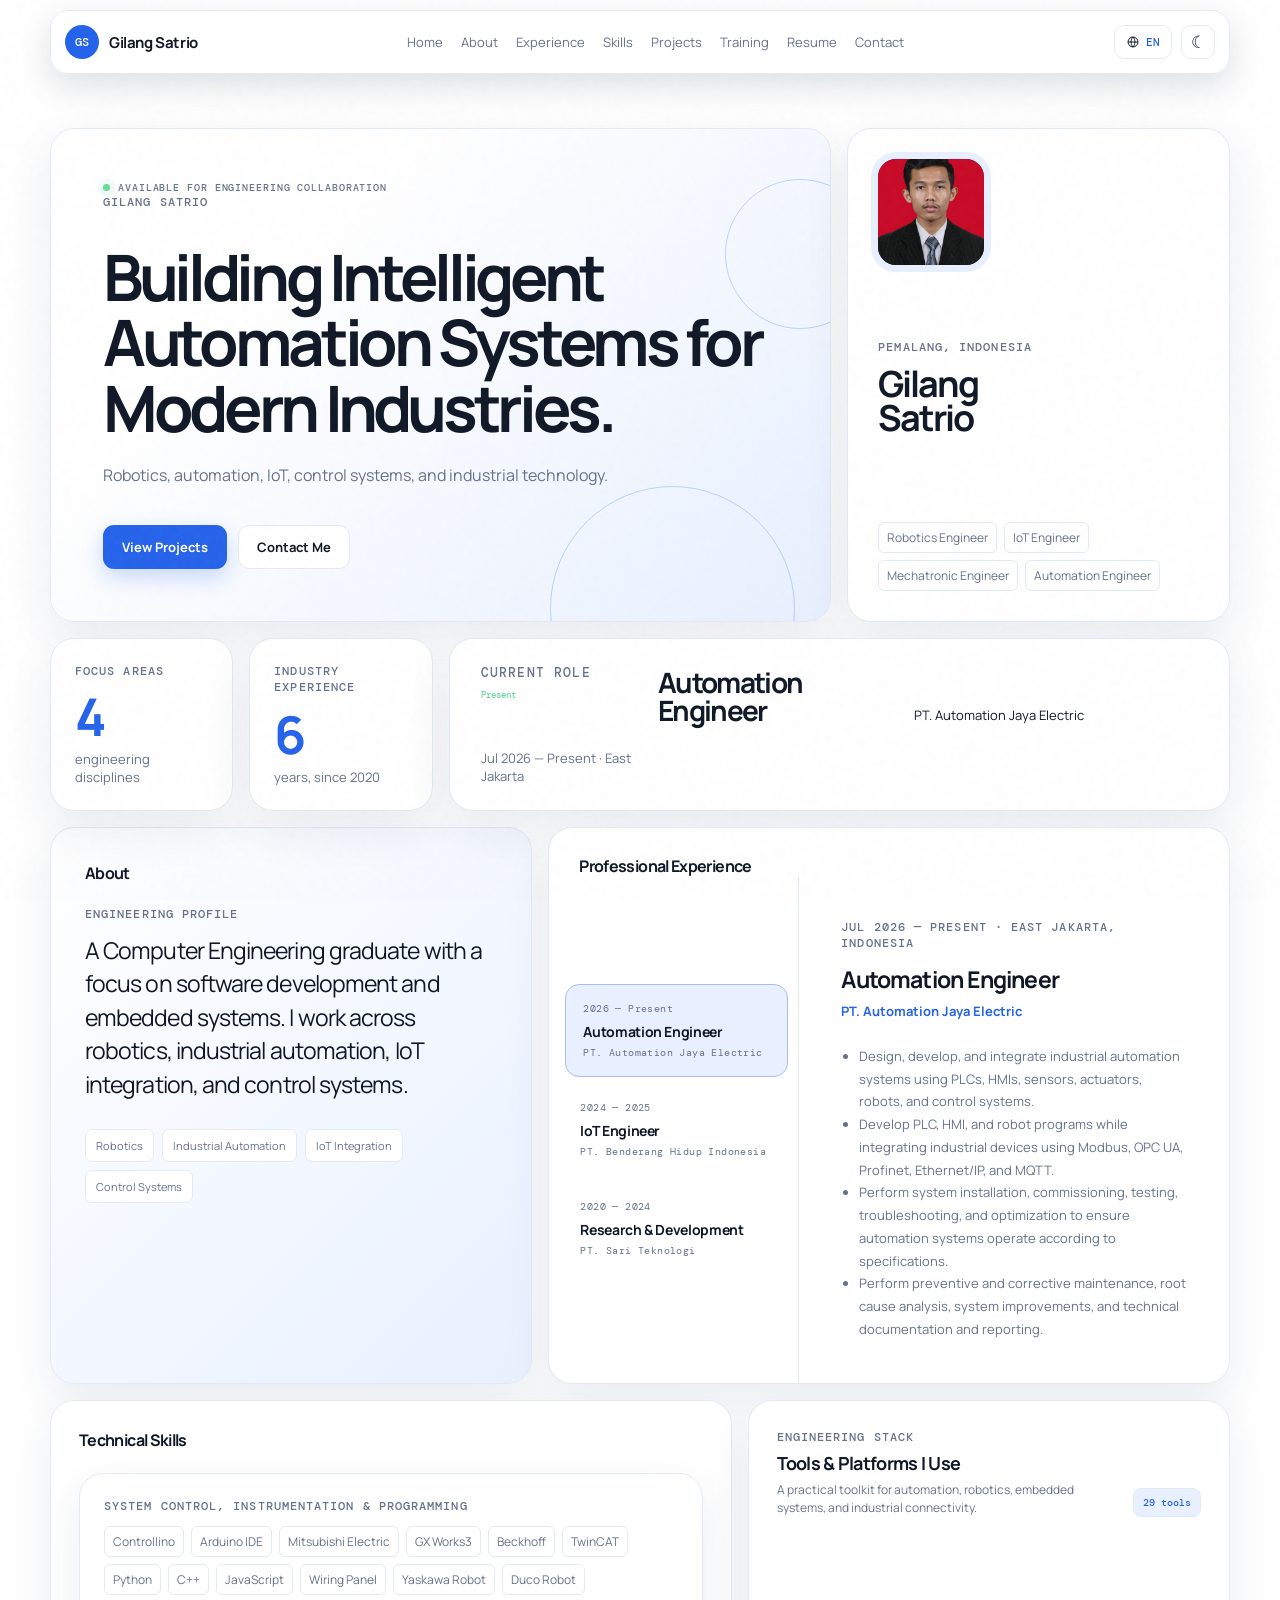
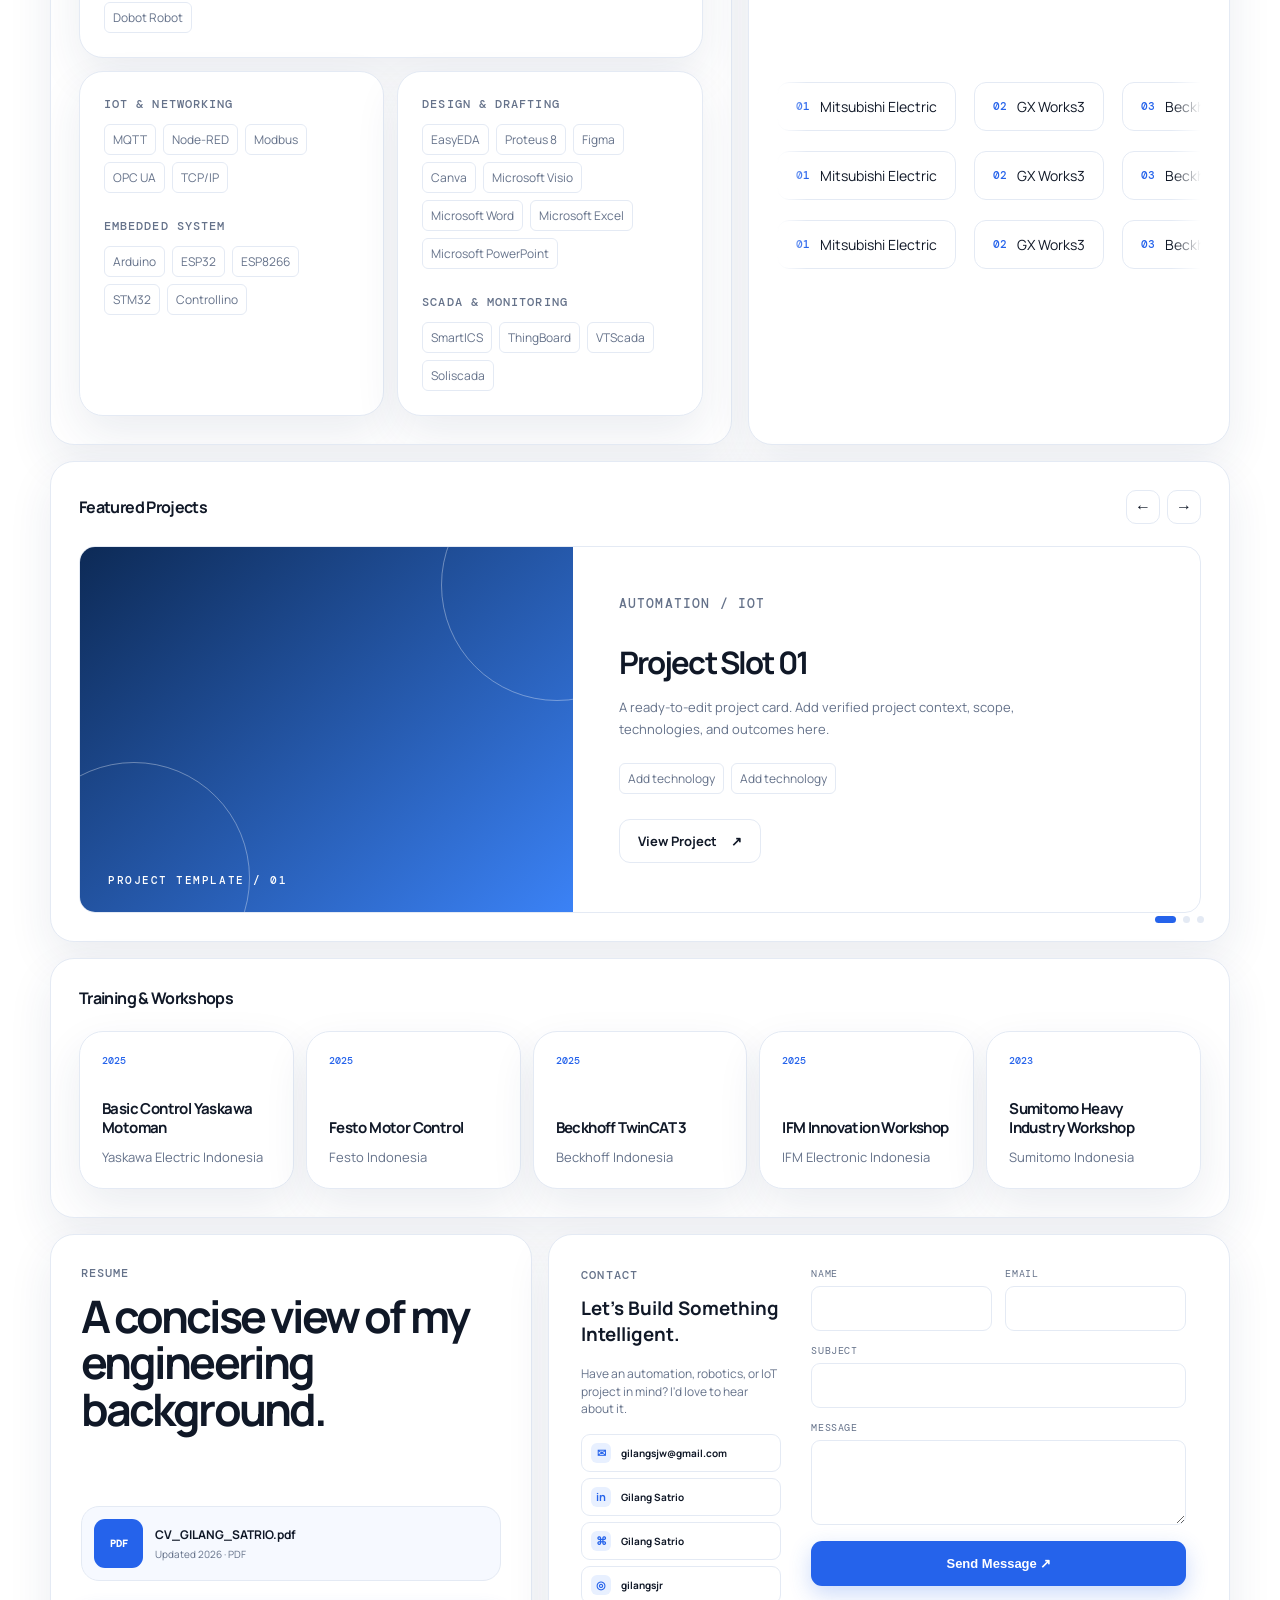
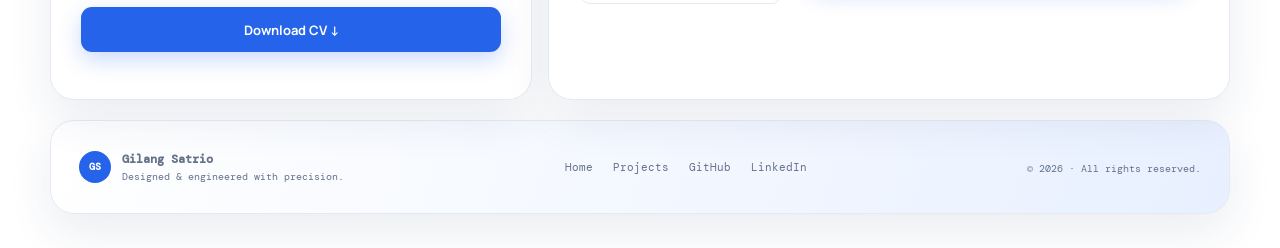
<file: index.html>
<!doctype html>
<html lang="en" data-theme="dark">

<head>
  <meta charset="UTF-8" />
  <meta name="viewport" content="width=device-width, initial-scale=1.0" />
  <meta name="description" content="Gilang Satrio — Robotics, IoT, Mechatronics and Automation Engineer." />
  <title>Gilang Satrio — Automation Engineer</title>
  <link rel="preconnect" href="https://fonts.googleapis.com">
  <link rel="preconnect" href="https://fonts.gstatic.com" crossorigin>
  <link
    href="https://fonts.googleapis.com/css2?family=DM+Mono:wght@400;500&family=Manrope:wght@400;500;600;700;800&display=swap"
    rel="stylesheet">
  <link rel="stylesheet" href="styles.css" />
  <link rel="stylesheet" href="about.css" />
  <link rel="stylesheet" href="interactions.css" />
</head>

<body>
  <div class="noise"></div>
  <header class="nav-wrap">
    <nav class="nav container" aria-label="Primary navigation">
      <a href="#home" class="brand"><span>GS</span><strong>Gilang Satrio</strong></a>
      <button class="menu-toggle" aria-label="Open navigation" aria-expanded="false"><i></i><i></i></button>
      <div class="nav-links" id="navLinks">
        <a href="#home" data-i18n="nav.home">Home</a><a href="#about" data-i18n="nav.about">About</a><a
          href="#experience" data-i18n="nav.experience">Experience</a><a href="#skills"
          data-i18n="nav.skills">Skills</a><a href="#projects" data-i18n="nav.projects">Projects</a><a href="#training"
          data-i18n="nav.training">Training</a><a href="#resume" data-i18n="nav.resume">Resume</a><a href="#contact"
          data-i18n="nav.contact">Contact</a>
      </div>
      <div class="nav-actions">
        <button class="lang-toggle" aria-label="Switch language" title="Switch language"><svg viewBox="0 0 24 24"
            aria-hidden="true">
            <circle cx="12" cy="12" r="8.5" />
            <path
              d="M3.5 12h17M12 3.5c2.2 2.3 3.3 5.1 3.3 8.5S14.2 18.2 12 20.5C9.8 18.2 8.7 15.4 8.7 12S9.8 5.8 12 3.5" />
          </svg><span class="active">EN</span></button>
        <button class="theme-toggle" aria-label="Toggle color theme"><span class="sun">☼</span><span
            class="moon">☾</span></button>
      </div>
    </nav>
  </header>

  <main class="container" id="home">
    <section class="bento intro-grid" aria-label="Introduction">
      <article class="card hero reveal">
        <div class="eyebrow"><span class="pulse"></span><span data-i18n="hero.available">Available for engineering
            collaboration</span></div>
        <p class="mono">GILANG SATRIO</p>
        <h1 data-i18n="hero.title">Building Intelligent Automation Systems for Modern Industries.</h1>
        <p class="lede" data-i18n="hero.description">Robotics, automation, IoT, control systems, and industrial
          technology.</p>
        <div class="hero-actions"><a class="button primary" href="#projects" data-i18n="hero.projects">View Projects
            <span>↗</span></a><a class="button ghost" href="mailto:gilangsjw@gmail.com" data-i18n="hero.contact">Contact
            Me</a></div>
        <div class="circuit circuit-one"></div>
        <div class="circuit circuit-two"></div>
      </article>
      <article class="card profile-card reveal">
        <div class="profile-photo"><img src="assets/gilang-satrio.jpg" alt="Gilang Satrio"
            onerror="this.style.display='none'"><span aria-label="Gilang Satrio initials">GS</span></div>
        <div>
          <p class="mono" data-i18n="profile.location">PEMALANG, INDONESIA</p>
          <h2>Gilang<br>Satrio</h2>
        </div>
        <div class="role-list"><span>Robotics Engineer</span><span>IoT Engineer</span><span>Mechatronic
            Engineer</span><span>Automation Engineer</span></div>
      </article>
      <article class="card metric reveal">
        <p class="mono" data-i18n="metrics.focus">FOCUS AREAS</p><strong data-count="4">0</strong><span
          data-i18n="metrics.disciplines">engineering disciplines</span>
      </article>
      <article class="card metric reveal">
        <p class="mono" data-i18n="metrics.experience">INDUSTRY EXPERIENCE</p><strong data-count="6">0</strong><span
          data-i18n="metrics.years">years, since 2020</span>
      </article>
      <article class="card experience-snap reveal">
        <div>
          <p class="mono" data-i18n="experience.now">CURRENT ROLE</p><span class="status"
            data-i18n="experience.present">PRESENT</span>
        </div>
        <h3>Automation<br>Engineer</h3>
        <p>PT. Automation Jaya Electric</p><small data-i18n="experience.currentPeriod">Jul 2026 — Present · East
          Jakarta</small>
      </article>
    </section>

    <div class="portfolio-bento">
      <section class="section about-section reveal" id="about">
        <div class="about-container">
          <div class="section-label">
            <h2 data-i18n="about.kicker">About</h2>
          </div>
          <p class="mono" data-i18n="about.label">ENGINEERING PROFILE</p>
          <div class="about-copy">
            <p data-i18n="about.copy">A Computer Engineering graduate with a focus on software development and embedded
              systems. I work across robotics, industrial automation, IoT integration, and control systems.</p>
          </div>
          <div class="about-specialties"><span>Robotics</span><span>Industrial Automation</span><span>IoT
              Integration</span><span>Control Systems</span></div>
        </div>
      </section>

      <section class="section" id="experience">
        <div class="experience-panel card reveal">
          <div class="section-label">
            <h2 data-i18n="experience.title">Professional Experience</h2>
          </div>
          <div class="experience-list" role="tablist" aria-label="Professional experience">
            <button class="experience-option active" role="tab" aria-selected="true"
              data-experience="current"><span>2026 — Present</span><strong>Automation Engineer</strong><small>PT.
                Automation Jaya Electric</small></button>
            <button class="experience-option" role="tab" aria-selected="false" data-experience="iot"><span>2024 —
                2025</span><strong>IoT Engineer</strong><small>PT. Benderang Hidup Indonesia</small></button>
            <button class="experience-option" role="tab" aria-selected="false" data-experience="rnd"><span>2020 —
                2024</span><strong>Research &amp; Development</strong><small>PT. Sari Teknologi</small></button>
          </div>
          <article class="experience-detail" id="experienceDetail" aria-live="polite"></article>
        </div>
      </section>

      <section class="section" id="skills">
        <div class="skills-section card reveal">
          <div class="section-label">
            <h2 data-i18n="skills.title">Technical Skills</h2>
          </div>
          <div class="skills-grid">
            <article class="card skill-card reveal">
              <p class="mono" data-i18n="skills.control">SYSTEM CONTROL, INSTRUMENTATION &amp; PROGRAMMING</p>
              <div class="tags"><span>Controllino</span><span>Arduino IDE</span><span>Mitsubishi Electric</span><span>GX
                  Works3</span><span>Beckhoff</span><span>TwinCAT</span><span>Python</span><span>C++</span><span>JavaScript</span><span>Wiring
                  Panel</span><span>Yaskawa Robot</span><span>Duco Robot</span><span>Dobot Robot</span></div>
            </article>
            <article class="card skill-card reveal">
              <p class="mono" data-i18n="skills.iot">IoT &amp; Networking</p>
              <div class="tags"><span>MQTT</span><span>Node-RED</span><span>Modbus</span><span>OPC
                  UA</span><span>TCP/IP</span></div>
              <p class="mono second" data-i18n="skills.embedded">Embedded System</p>
              <div class="tags">
                <span>Arduino</span><span>ESP32</span><span>ESP8266</span><span>STM32</span><span>Controllino</span>
              </div>
            </article>
            <article class="card skill-card reveal">
              <p class="mono" data-i18n="skills.design">Design &amp; Drafting</p>
              <div class="tags"><span>EasyEDA</span><span>Proteus
                  8</span><span>Figma</span><span>Canva</span><span>Microsoft Visio</span><span>Microsoft
                  Word</span><span>Microsoft Excel</span><span>Microsoft PowerPoint</span></div>
              <p class="mono second" data-i18n="skills.scada">SCADA &amp; Monitoring</p>
              <div class="tags"><span>SmartICS</span><span>ThingBoard</span><span>VTScada</span><span>Soliscada</span>
              </div>
            </article>
          </div>
        </div>
      </section>

      <section class="tools-section card reveal" aria-label="Tools I use">
        <div class="tools-heading">
          <div>
            <p class="mono">ENGINEERING STACK</p>
            <h2 data-i18n="tools.title">Tools I Use</h2>
            <p data-i18n="tools.description">Industrial automation, IoT, embedded systems, and technical design tools.
            </p>
          </div>
          <span class="tool-count">29 tools</span>
        </div>
        <div class="marquee-mask">
          <div class="marquee" id="marquee"></div>
        </div>
      </section>

      <section class="section projects" id="projects">
        <div class="projects-section card reveal">
          <div class="section-label">
            <h2 data-i18n="projects.title">Featured Projects</h2>
            <div class="carousel-controls"><button id="prev" aria-label="Previous project">←</button><button id="next"
                aria-label="Next project">→</button></div>
          </div>
          <div class="carousel" id="carousel" tabindex="0">
            <div class="carousel-track" id="carouselTrack"></div>
            <div class="dots" id="dots" aria-label="Project navigation"></div>
          </div>
        </div>
      </section>

      <section class="section" id="training">
        <div class="training-section card reveal">
          <div class="section-label">
            <h2 data-i18n="training.title">Training &amp; Workshops</h2>
          </div>
          <div class="training-grid">
            <article class="card training reveal"><span>2025</span>
              <h3>Basic Control Yaskawa Motoman</h3>
              <p>Yaskawa Electric Indonesia</p>
            </article>
            <article class="card training reveal"><span>2025</span>
              <h3>Festo Motor Control</h3>
              <p>Festo Indonesia</p>
            </article>
            <article class="card training reveal"><span>2025</span>
              <h3>Beckhoff TwinCAT 3</h3>
              <p>Beckhoff Indonesia</p>
            </article>
            <article class="card training reveal"><span>2025</span>
              <h3>IFM Innovation Workshop</h3>
              <p>IFM Electronic Indonesia</p>
            </article>
            <article class="card training reveal"><span>2023</span>
              <h3>Sumitomo Heavy Industry Workshop</h3>
              <p>Sumitomo Indonesia</p>
            </article>
          </div>
        </div>
      </section>

      <section class="section resume card reveal" id="resume">
        <div>
          <p class="mono"><span data-i18n="resume.title">RESUME</span></p>
          <h2 data-i18n="resume.heading">A concise view of my engineering background.</h2>
        </div>
        <div class="resume-action">
          <div class="resume-file"><b>PDF</b>
            <div><strong>CV_GILANG_SATRIO.pdf</strong><small>Updated 2026 · PDF</small></div>
          </div><a class="button primary"
            href="https://drive.google.com/file/d/1hpUSvkZqA4kqoknRFxbkbucQUGLpiMPr/view?usp=drive_link" download
            data-i18n="resume.download">Download Resume <span>↓</span></a>
        </div>
      </section>

      <section class="contact card reveal" id="contact">
        <div class="contact-copy">
          <p class="mono">CONTACT</p>
          <h3 data-i18n="contact.title">Let's Build Something Intelligent.</h3>
          <p class="contact-intro">Have an automation, robotics, or IoT project in mind? I'd love to hear about it.</p>
          <div class="contact-links"><a href="mailto:gilangsjw@gmail.com"
              aria-label="Email Gilang Satrio"><b>✉</b><span>gilangsjw@gmail.com</span></a><a
              href="https://www.linkedin.com/in/gilang-satrio" target="_blank" rel="noreferrer"
              aria-label="LinkedIn Gilang Satrio"><b>in</b><span>Gilang Satrio</span></a><a
              href="https://github.com/GilangSatrio" target="_blank" rel="noreferrer"
              aria-label="GitHub Gilang Satrio"><b>⌘</b><span>Gilang Satrio</span></a><a
              href="https://www.instagram.com/gilangsjr/" target="_blank" rel="noreferrer"
              aria-label="Instagram Gilang Satrio"><b>◎</b><span>gilangsjr</span></a>
          </div>
        </div>
        <form id="contactForm"><label><span data-i18n="form.name">Name</span><input required name="name"
              type="text" /></label><label><span data-i18n="form.email">Email</span><input required name="email"
              type="email" /></label><label><span data-i18n="form.subject">Subject</span><input required name="subject"
              type="text" /></label><label><span data-i18n="form.message">Message</span><textarea required
              name="message" rows="3"></textarea></label><button class="button primary" type="submit"
            data-i18n="form.send">Send Message <span>→</span></button>
          <p class="form-status" aria-live="polite"></p>
        </form>
      </section>
    </div>
  </main>
  <footer class="container">
    <div class="footer-card">
      <div class="footer-brand"><b>GS</b><span><strong>Gilang Satrio</strong><small>Designed &amp; engineered with
            precision.</small></span></div>
      <div class="footer-links"><a href="#home">Home</a><a href="#projects">Projects</a><a
          href="https://github.com/GilangSatrio" target="_blank" rel="noreferrer">GitHub</a><a
          href="https://www.linkedin.com/in/gilang-satrio" target="_blank" rel="noreferrer">LinkedIn</a></div><small>©
        <span id="year"></span> · All rights reserved.</small>
    </div>
  </footer>
  <script src="app.js"></script>
  <script src="nav.js"></script>
  <script src="experience.js"></script>
  <script src="contact-form.js"></script>
</body>

</html>
</file>
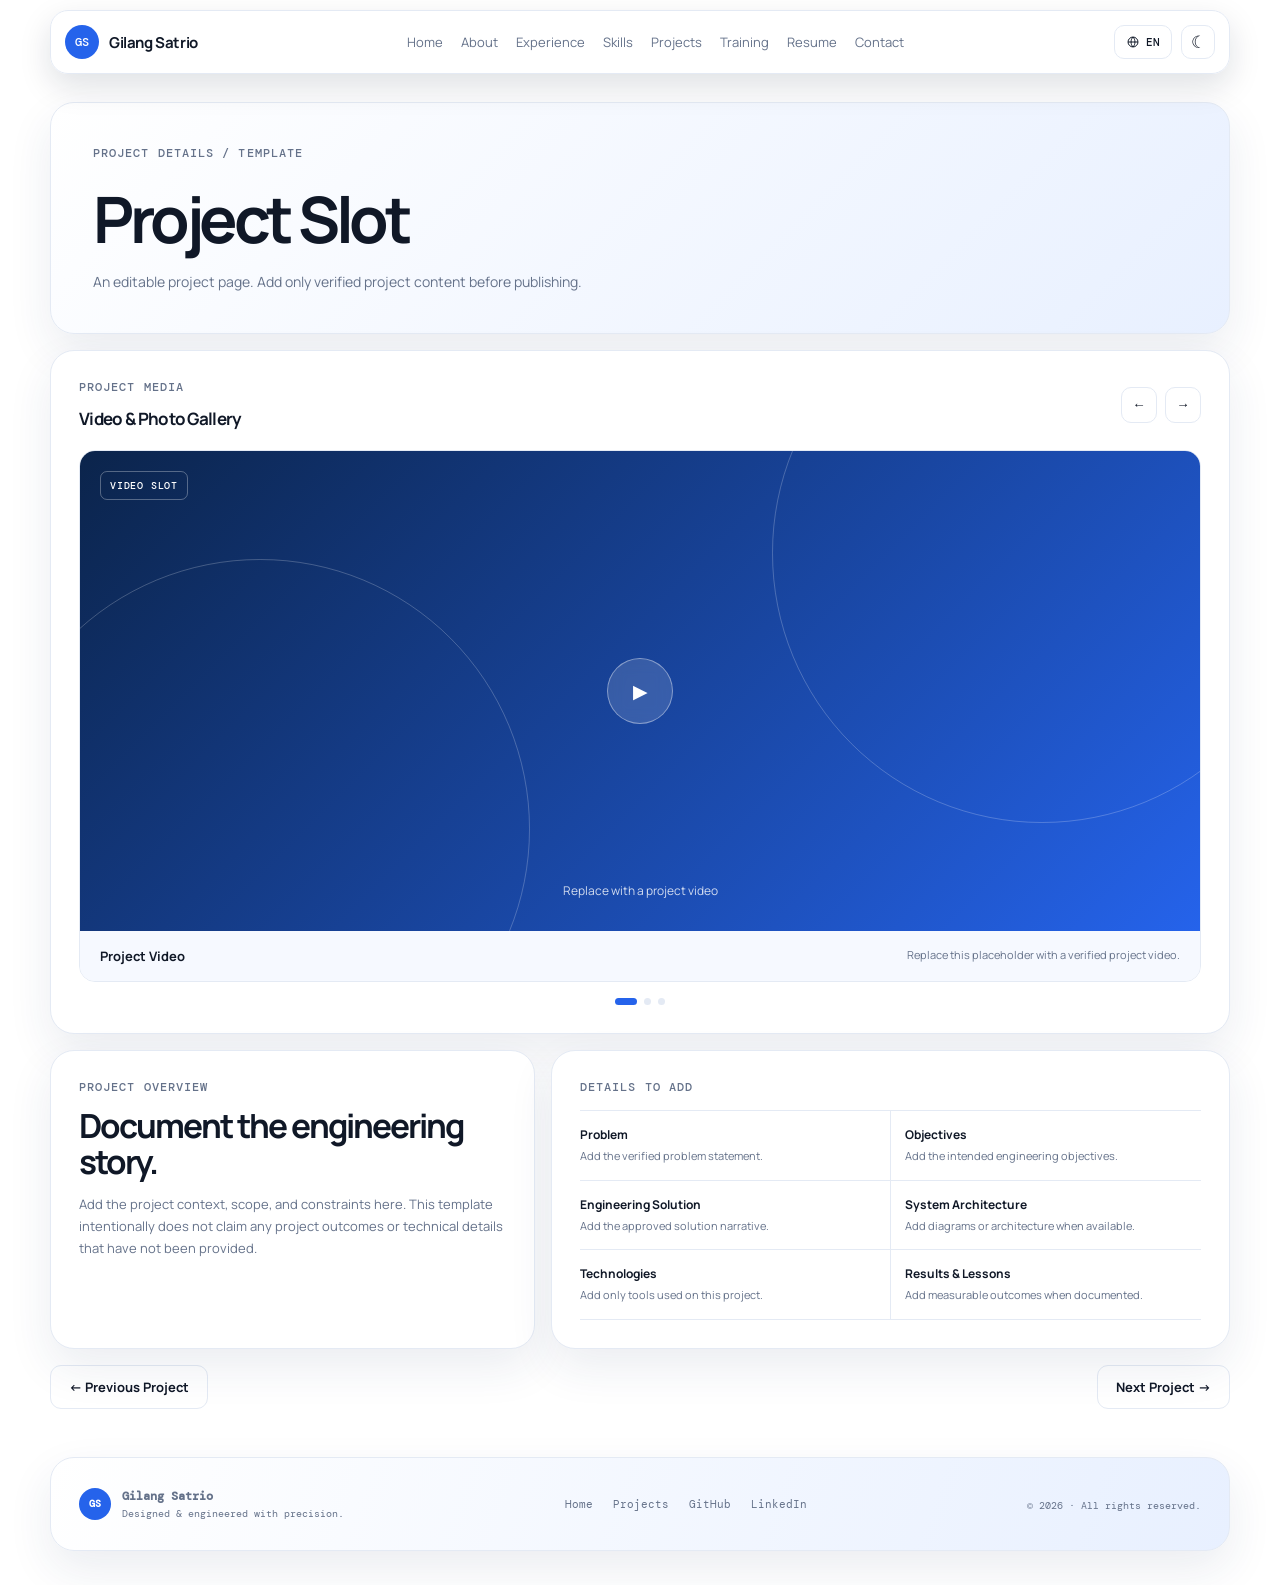
<file: projects/project-template.html>
<!doctype html>
<html lang="en" data-theme="dark">
<head>
  <meta charset="UTF-8">
  <meta name="viewport" content="width=device-width, initial-scale=1.0">
  <meta name="description" content="Project details — Gilang Satrio">
  <title>Project Template — Gilang Satrio</title>
  <link rel="preconnect" href="https://fonts.googleapis.com"><link rel="preconnect" href="https://fonts.gstatic.com" crossorigin>
  <link href="https://fonts.googleapis.com/css2?family=DM+Mono:wght@400;500&family=Manrope:wght@400;500;600;700;800&display=swap" rel="stylesheet">
  <link rel="stylesheet" href="../styles.css"><link rel="stylesheet" href="../interactions.css"><link rel="stylesheet" href="project-template.css">
</head>
<body>
  <header class="nav-wrap"><nav class="nav container" aria-label="Primary navigation">
    <a href="../index.html" class="brand"><span>GS</span><strong>Gilang Satrio</strong></a>
    <button class="menu-toggle" aria-label="Open navigation" aria-expanded="false"><i></i><i></i></button>
    <div class="nav-links" id="navLinks">
      <a href="../index.html#home" data-project-i18n="navHome">Home</a><a href="../index.html#about" data-project-i18n="navAbout">About</a><a href="../index.html#experience" data-project-i18n="navExperience">Experience</a><a href="../index.html#skills" data-project-i18n="navSkills">Skills</a><a href="../index.html#projects" data-project-i18n="navProjects">Projects</a><a href="../index.html#training" data-project-i18n="navTraining">Training</a><a href="../index.html#resume" data-project-i18n="navResume">Resume</a><a href="../index.html#contact" data-project-i18n="navContact">Contact</a>
    </div>
    <div class="nav-actions"><button class="lang-toggle" aria-label="Switch language" title="Switch language"><svg viewBox="0 0 24 24" aria-hidden="true"><circle cx="12" cy="12" r="8.5"/><path d="M3.5 12h17M12 3.5c2.2 2.3 3.3 5.1 3.3 8.5S14.2 18.2 12 20.5C9.8 18.2 8.7 15.4 8.7 12S9.8 5.8 12 3.5"/></svg><span>EN</span></button><button class="theme-toggle" aria-label="Toggle color theme"><span class="sun">☼</span><span class="moon">☾</span></button></div>
  </nav></header>

  <main class="container project-page">
    <section class="project-intro card">
      <p class="mono" data-project-i18n="templateLabel">PROJECT DETAILS / TEMPLATE</p>
      <h1 data-project-i18n="projectSlot">Project Slot</h1>
      <p data-project-i18n="intro">An editable project page. Add only verified project content before publishing.</p>
    </section>

    <section class="project-media card" aria-label="Project media gallery">
      <div class="media-heading"><div><p class="mono" data-project-i18n="mediaLabel">PROJECT MEDIA</p><h2 data-project-i18n="mediaTitle">Video &amp; Photo Gallery</h2></div><div class="media-controls"><button type="button" id="mediaPrev" aria-label="Previous media">←</button><button type="button" id="mediaNext" aria-label="Next media">→</button></div></div>
      <div class="media-viewport" id="mediaViewport" tabindex="0" aria-label="Use arrow keys to browse project media">
        <div class="media-track" id="mediaTrack">
          <article class="media-slide media-video"><div class="media-art"><span class="media-type">VIDEO SLOT</span><button class="play-placeholder" type="button" aria-label="Video placeholder">▶</button><p data-project-i18n="videoSlot">Replace with a project video</p></div><div class="media-caption"><strong data-project-i18n="projectVideo">Project Video</strong><span data-project-i18n="videoCaption">Replace this placeholder with a verified project video.</span></div></article>
          <article class="media-slide media-photo-one"><div class="media-art"><span class="media-type">PHOTO 01</span><div class="grid-art"></div></div><div class="media-caption"><strong data-project-i18n="systemOverview">System Overview</strong><span data-project-i18n="systemCaption">Replace with a verified system or installation photo.</span></div></article>
          <article class="media-slide media-photo-two"><div class="media-art"><span class="media-type">PHOTO 02</span><div class="grid-art"></div></div><div class="media-caption"><strong data-project-i18n="implementationDetail">Implementation Detail</strong><span data-project-i18n="implementationCaption">Replace with a verified testing or commissioning photo.</span></div></article>
        </div>
      </div>
      <div class="media-dots" id="mediaDots" aria-label="Media pagination"></div>
    </section>

    <section class="project-content">
      <article class="project-overview card"><p class="mono" data-project-i18n="overviewLabel">PROJECT OVERVIEW</p><h2 data-project-i18n="overviewTitle">Document the engineering story.</h2><p data-project-i18n="overviewText">Add the project context, scope, and constraints here. This template intentionally does not claim any project outcomes or technical details that have not been provided.</p></article>
      <article class="project-details card"><p class="mono" data-project-i18n="detailsLabel">DETAILS TO ADD</p><div class="detail-list"><div><strong data-project-i18n="problem">Problem</strong><span data-project-i18n="problemText">Add the verified problem statement.</span></div><div><strong data-project-i18n="objectives">Objectives</strong><span data-project-i18n="objectivesText">Add the intended engineering objectives.</span></div><div><strong data-project-i18n="solution">Engineering Solution</strong><span data-project-i18n="solutionText">Add the approved solution narrative.</span></div><div><strong data-project-i18n="architecture">System Architecture</strong><span data-project-i18n="architectureText">Add diagrams or architecture when available.</span></div><div><strong data-project-i18n="technologies">Technologies</strong><span data-project-i18n="technologiesText">Add only tools used on this project.</span></div><div><strong data-project-i18n="results">Results &amp; Lessons</strong><span data-project-i18n="resultsText">Add measurable outcomes when documented.</span></div></div></article>
    </section>
    <nav class="project-pagination" aria-label="Project navigation"><a class="button ghost" href="../index.html#projects" data-project-i18n="previous">← Previous Project</a><a class="button ghost" href="../index.html#projects" data-project-i18n="next">Next Project →</a></nav>
  </main>

  <footer class="container"><div class="footer-card"><div class="footer-brand"><b>GS</b><span><strong>Gilang Satrio</strong><small>Designed &amp; engineered with precision.</small></span></div><div class="footer-links"><a href="../index.html">Home</a><a href="../index.html#projects">Projects</a><a href="https://github.com/GilangSatrio" target="_blank" rel="noreferrer">GitHub</a><a href="https://www.linkedin.com/in/gilang-satrio" target="_blank" rel="noreferrer">LinkedIn</a></div><small>© <span id="year"></span> · All rights reserved.</small></div></footer>
  <script src="project-template.js"></script>
</body>
</html>
</file>
<file: styles.css>
:root {
    --bg: #050816;
    --surface: rgba(255, 255, 255, .052);
    --surface-hi: rgba(255, 255, 255, .08);
    --ink: #f3f7ff;
    --muted: #9ba9c0;
    --line: rgba(168, 191, 232, .17);
    --blue: #3b82f6;
    --blue-soft: rgba(59, 130, 246, .15);
    --radius: 24px;
    --shadow: 0 22px 60px rgba(0, 0, 0, .25);
}

[data-theme=light] {
    --bg: #fff;
    --surface: #fff;
    --surface-hi: #f6f9ff;
    --ink: #101827;
    --muted: #65728a;
    --line: #e4eaf4;
    --blue: #2563eb;
    --blue-soft: #e8f0ff;
    --shadow: 0 18px 45px rgba(31, 55, 97, .09);
}

/* ===== Base / reset ===== */
* {
    box-sizing: border-box;
}

html {
    scroll-behavior: smooth;
}

body {
    margin: 0;
    background: var(--bg);
    color: var(--ink);
    font-family: Manrope, Arial, sans-serif;
    transition: background .35s, color .35s;
    overflow-x: hidden;
}

.noise {
    position: fixed;
    inset: 0;
    opacity: .045;
    pointer-events: none;
    background-image: url("data:image/svg+xml,%3Csvg viewBox='0 0 160 160' xmlns='http://www.w3.org/2000/svg'%3E%3Cfilter id='n'%3E%3CfeTurbulence type='fractalNoise' baseFrequency='.85' numOctaves='3' stitchTiles='stitch'/%3E%3C/filter%3E%3Crect width='100%25' height='100%25' filter='url(%23n)' opacity='.7'/%3E%3C/svg%3E");
    z-index: 9;
}

/* ===== Layout shell ===== */
.container {
    width: min(1180px, calc(100% - 40px));
    margin-inline: auto;
}

/* ===== Navigation ===== */
.nav-wrap {
    position: sticky;
    top: 0;
    z-index: 10;
    backdrop-filter: blur(20px);
    background: color-mix(in srgb, var(--bg) 78%, transparent);
    border-bottom: 1px solid transparent;
    transition: border .2s;
}

.nav-wrap.scrolled {
    border-color: var(--line);
}

.nav {
    height: 82px;
    display: flex;
    align-items: center;
    gap: 24px;
}

.brand {
    color: var(--ink);
    display: flex;
    gap: 10px;
    align-items: center;
    text-decoration: none;
    white-space: nowrap;
}

.brand span {
    font: 500 12px 'DM Mono';
    background: var(--blue);
    color: white;
    width: 34px;
    height: 34px;
    padding: 0;
    display: grid;
    place-items: center;
    border-radius: 50%;
}

.brand strong {
    font-size: 14px;
    letter-spacing: -.4px;
}

.nav-links {
    display: flex;
    gap: 18px;
    margin-left: auto;
}

.nav-links a {
    color: var(--muted);
    font-size: 12px;
    text-decoration: none;
    transition: color .2s;
}

.nav-links a:hover {
    color: var(--ink);
}

.nav-actions {
    display: flex;
    gap: 9px;
    align-items: center;
}

.lang-toggle,
.theme-toggle,
.carousel-controls button {
    border: 1px solid var(--line);
    background: var(--surface);
    color: var(--ink);
    border-radius: 10px;
    height: 34px;
    cursor: pointer;
}

.lang-toggle {
    font: 500 11px 'DM Mono';
    padding: 0 9px;
}

.lang-toggle em {
    font-style: normal;
    color: var(--muted);
    margin: 0 3px;
}

.lang-toggle .active {
    color: var(--blue);
}

.theme-toggle {
    width: 34px;
    font-size: 17px;
}

.moon {
    display: none;
}

[data-theme=light] .sun {
    display: none;
}

[data-theme=light] .moon {
    display: inline;
}

.menu-toggle {
    display: none;
}

/* ===== Hero bento grid (home intro) ===== */
.bento {
    display: grid;
    grid-template-columns: repeat(12, 1fr);
    gap: 16px;
}

.intro-grid {
    padding: 54px 0 32px;
}

.card {
    background: var(--surface);
    border: 1px solid var(--line);
    border-radius: var(--radius);
    box-shadow: var(--shadow);
    position: relative;
    overflow: hidden;
}

.hero {
    min-height: 480px;
    grid-column: span 8;
    padding: 52px;
    display: flex;
    flex-direction: column;
    align-items: flex-start;
    justify-content: center;
    background: linear-gradient(135deg, var(--surface) 30%, var(--blue-soft));
}

.eyebrow,
.mono {
    font: 500 10px 'DM Mono', monospace;
    letter-spacing: .09em;
    color: var(--muted);
    text-transform: uppercase;
}

.eyebrow {
    display: flex;
    align-items: center;
    gap: 8px;
}

.pulse {
    width: 7px;
    height: 7px;
    background: #66dc9a;
    border-radius: 50%;
    box-shadow: 0 0 0 5px rgba(102, 220, 154, .09);
}

h1,
h2,
h3,
p {
    margin-top: 0;
}

.hero h1 {
    font-size: clamp(2.5rem, 5vw, 4.8rem);
    line-height: 1.02;
    letter-spacing: -.068em;
    max-width: 820px;
    margin: 22px 0;
}

.lede {
    max-width: 520px;
    color: var(--muted);
    font-size: 16px;
    line-height: 1.7;
}

.hero-actions {
    display: flex;
    gap: 11px;
    margin-top: 20px;
}

.button {
    display: inline-flex;
    align-items: center;
    justify-content: center;
    gap: 14px;
    padding: 12px 18px;
    border-radius: 11px;
    text-decoration: none;
    font-size: 13px;
    font-weight: 700;
    border: 1px solid var(--line);
    cursor: pointer;
    transition: transform .2s, box-shadow .2s;
}

.button:hover {
    transform: translateY(-2px);
}

.button.primary {
    background: var(--blue);
    color: #fff;
    border-color: transparent;
    box-shadow: 0 8px 22px rgba(37, 99, 235, .24);
}

.button.ghost {
    color: var(--ink);
    background: var(--surface);
}

.circuit {
    position: absolute;
    border: 1px solid var(--blue);
    opacity: .25;
    width: 150px;
    height: 150px;
    border-radius: 50%;
    right: -45px;
}

.circuit-one {
    top: 50px;
}

.circuit-two {
    right: 35px;
    bottom: -110px;
    width: 245px;
    height: 245px;
}

.profile-card {
    grid-column: span 4;
    padding: 30px;
    display: flex;
    flex-direction: column;
    justify-content: space-between;
    min-height: 280px;
}

.profile-card h2 {
    font-size: 36px;
    line-height: .96;
    letter-spacing: -.06em;
    margin: 12px 0;
}

.role-list {
    display: flex;
    gap: 7px;
    flex-wrap: wrap;
}

.role-list span,
.tags span {
    font-size: 10px;
    padding: 6px 8px;
    border: 1px solid var(--line);
    color: var(--muted);
    border-radius: 6px;
}

.metric {
    grid-column: span 2;
    padding: 24px;
    min-height: 160px;
    display: flex;
    flex-direction: column;
}

.metric strong {
    font-size: 52px;
    letter-spacing: -.09em;
    line-height: 1;
    margin-top: auto;
    color: var(--blue);
}

.metric>span {
    font-size: 11px;
    color: var(--muted);
    margin-top: 7px;
}

.experience-snap {
    grid-column: span 8;
    padding: 25px 31px;
    display: grid;
    grid-template-columns: 1fr 1.5fr 1.8fr;
    align-items: end;
    gap: 20px;
}

.experience-snap>div {
    align-self: start;
}

.status {
    font: 500 9px 'DM Mono';
    color: #66dc9a;
}

.experience-snap h3 {
    font-size: 28px;
    line-height: 1;
    letter-spacing: -.06em;
    margin: 0;
}

.experience-snap p {
    font-size: 13px;
    margin: 0;
}

.experience-snap small {
    color: var(--muted);
    font-size: 11px;
}

/* ===== Section shared styles ===== */
.section {
    padding: 74px 0 0;
}

.section-label {
    display: flex;
    gap: 15px;
    align-items: center;
    margin-bottom: 24px;
}

.section-label>span {
    font: 500 10px 'DM Mono';
    color: var(--blue);
}

.section-label h2,
.tools-heading h2 {
    font-size: 17px;
    margin: 0;
    letter-spacing: -.04em;
}

/* ===== About ===== */
.about-section {
    display: grid;
    grid-template-columns: 2fr 7fr;
    gap: 40px;
}

.about-copy {
    font-size: clamp(1.3rem, 2.2vw, 2rem);
    line-height: 1.45;
    letter-spacing: -.04em;
    max-width: 800px;
}

/* ===== Skills ===== */
.skills-grid {
    display: grid;
    grid-template-columns: 1.5fr 1fr 1fr;
    gap: 13px;
}

.skill-card {
    padding: 24px;
}

.tags {
    display: flex;
    gap: 7px;
    flex-wrap: wrap;
}

.second {
    margin-top: 25px;
}

/* ===== Tools marquee ===== */
.tools-section {
    margin-top: 74px;
    padding: 28px;
    display: grid;
    grid-template-columns: 250px 1fr;
    gap: 25px;
    align-items: start;
    min-height: 360px;
}

.tools-heading p:last-child {
    color: var(--muted);
    font-size: 12px;
    line-height: 1.5;
}

.marquee-mask {
    overflow: hidden;
    /* mask-image: linear-gradient(to right, transparent, black 8%, black 92%, transparent); */
    height: 100%;
    display: flex;
    align-items: center;
}

.marquee {
    width: 100%;
    display: grid;
    gap: 20px;
}

.marquee-row {
    display: flex;
    gap: 18px;
    align-items: center;
    white-space: nowrap;
}

.marquee-row .tool {
    flex: 0 0 auto;
}

.tool {
    display: flex;
    align-items: center;
    gap: 10px;
    min-width: 0;
    padding: 14px 18px;
    border: 1px solid var(--line);
    border-radius: 12px;
    font-size: 14px;
    transition: transform .2s, box-shadow .2s;
}

.tool:hover {
    transform: translateY(-2px);
    box-shadow: 0 0 18px var(--blue-soft);
}

.tool b {
    color: var(--blue);
    font: 500 11px 'DM Mono';
}

.marquee-mask:hover .marquee-row { animation-play-state: paused; }

@keyframes scroll-left {
    from {
        transform: translateX(0);
    }

    to {
        transform: translateX(-50%);
    }
}

@keyframes scroll-right {
    from {
        transform: translateX(-50%);
    }

    to {
        transform: translateX(0);
    }
}

.marquee-row.r1 {
    animation: scroll-left 45s linear infinite;
}

.marquee-row.r2 {
    animation: scroll-right 52s linear infinite;
}

.marquee-row.r3 {
    animation: scroll-left 60s linear infinite;
}

@media(max-width:660px) {
    .tools-section {
        min-height: 240px;
        padding: 22px;
    }

    .marquee-mask {
        align-items: flex-start;
    }

    .marquee-row {
        flex-wrap: nowrap;
        gap: 8px;
    }

    .marquee-row.r1,
    .marquee-row.r2,
    .marquee-row.r3 {
        animation-duration: 40s;
    }
}

/* ===== Projects carousel ===== */
.carousel-controls {
    margin-left: auto;
    display: flex;
    gap: 7px;
}

.carousel-controls button {
    width: 34px;
    font-size: 16px;
}

.carousel {
    padding: 0;
    touch-action: pan-y;
}

.carousel-track {
    display: flex;
    transition: transform .55s cubic-bezier(.22, .8, .28, 1);
}

.project {
    min-width: 100%;
    display: grid;
    grid-template-columns: 44% 56%;
    min-height: 365px;
}

.project-art {
    position: relative;
    background: linear-gradient(140deg, #0d2a56, #3b82f6);
    overflow: hidden;
}

.project-art::before,
.project-art::after {
    content: "";
    position: absolute;
    border: 1px solid rgba(255, 255, 255, .35);
    border-radius: 50%;
    width: 230px;
    height: 230px;
}

.project-art::before {
    left: -62px;
    bottom: -82px;
}

.project-art::after {
    right: -100px;
    top: -78px;
}

.project-art b {
    position: absolute;
    z-index: 1;
    left: 28px;
    bottom: 25px;
    color: white;
    font: 500 11px 'DM Mono';
    letter-spacing: .14em;
}

.project-copy {
    padding: 46px;
    display: flex;
    flex-direction: column;
    align-items: flex-start;
}

.project-copy h3 {
    font-size: 31px;
    letter-spacing: -.06em;
    margin: 13px 0;
}

.project-copy p {
    font-size: 13px;
    color: var(--muted);
    line-height: 1.7;
    max-width: 400px;
}

.project-copy .tags {
    margin: 10px 0 25px;
}

.dots {
    position: absolute;
    bottom: 18px;
    right: 25px;
    display: flex;
    gap: 7px;
}

.dot {
    width: 7px;
    height: 7px;
    border-radius: 50%;
    border: 0;
    background: var(--line);
    padding: 0;
    cursor: pointer;
}

.dot.active {
    width: 21px;
    border-radius: 5px;
    background: var(--blue);
}

.placeholder-note {
    font-size: 11px;
    color: var(--muted);
    margin: 13px 3px;
}

/* ===== Training ===== */
.training-grid {
    display: grid;
    grid-template-columns: repeat(5, 1fr);
    gap: 12px;
}

.training {
    padding: 22px;
    min-height: 170px;
    display: flex;
    flex-direction: column;
}

.training>span {
    font: 500 10px 'DM Mono';
    color: var(--blue);
}

.training h3 {
    font-size: 15px;
    line-height: 1.25;
    letter-spacing: -.04em;
    margin: auto 0 10px;
}

.training p {
    font-size: 11px;
    color: var(--muted);
    margin: 0;
}

/* ===== Resume ===== */
.resume {
    margin-top: 74px;
    padding: 36px;
    display: grid;
    grid-template-columns: 1fr 1fr;
    gap: 50px;
}

.resume h2,
.contact h2 {
    font-size: clamp(1.8rem, 3.5vw, 3rem);
    letter-spacing: -.065em;
    line-height: 1.04;
    margin-bottom: 0;
}

.resume>div>p:not(.mono) {
    font-size: 13px;
    color: var(--muted);
    line-height: 1.7;
}

.resume small {
    display: block;
    color: var(--muted);
    font-size: 10px;
    margin-top: 12px;
}

/* ===== Contact ===== */
.contact {
    margin: 74px 0;
    display: grid;
    grid-template-columns: 1fr 1fr;
    gap: 60px;
    padding: 45px;
}

.contact-copy {
    display: flex;
    align-items: flex-start;
    flex-direction: column;
}

.contact-copy h2 {
    margin: 20px 0 35px;
}

.contact-copy a {
    color: var(--ink);
    font-size: 13px;
    line-height: 2;
    text-decoration-color: var(--blue);
    text-underline-offset: 4px;
}

form {
    display: grid;
    grid-template-columns: 1fr 1fr;
    gap: 13px;
}

label {
    display: flex;
    flex-direction: column;
    gap: 6px;
    color: var(--muted);
    font-size: 10px;
    font-family: 'DM Mono';
    text-transform: uppercase;
    letter-spacing: .06em;
}

label:nth-of-type(3),
label:nth-of-type(4),
form button,
.form-status {
    grid-column: span 2;
}

input,
textarea {
    border: 1px solid var(--line);
    background: transparent;
    color: var(--ink);
    border-radius: 9px;
    padding: 10px;
    font: 13px Manrope;
    outline: none;
    transition: border .2s;
}

input:focus,
textarea:focus {
    border-color: var(--blue);
}

.form-status {
    color: #66dc9a;
    font-size: 11px;
    margin: 0;
}

/* ===== Footer ===== */
footer {
    border-top: 1px solid var(--line);
    padding: 22px 0 35px;
    color: var(--muted);
    font: 10px 'DM Mono';
    display: flex;
    justify-content: space-between;
}

/* ===== Scroll reveal animation ===== */
.reveal {
    opacity: 0;
    transform: translateY(20px);
    transition: opacity .65s ease, transform .65s ease;
}

.reveal.visible {
    opacity: 1;
    transform: none;
}

/* ===== Responsive: tablet (<=900px) ===== */
@media(max-width:900px) {
    .nav-links {
        gap: 10px;
    }

    .nav-links a {
        font-size: 10px;
    }

    .intro-grid {
        grid-template-columns: repeat(6, 1fr);
    }

    .hero {
        grid-column: span 6;
    }

    .profile-card {
        grid-column: span 3;
    }

    .metric {
        grid-column: span 3;
    }

    .experience-snap {
        grid-column: span 6;
    }

    .skills-grid {
        grid-template-columns: 1fr 1fr;
    }

    .skill-card:first-child {
        grid-column: span 2;
    }

    .training-grid {
        grid-template-columns: repeat(3, 1fr);
    }

    .training:last-child {
        grid-column: span 2;
    }
}

@media(max-width:660px) {
    .container {
        width: min(100% - 28px, 1180px);
    }

    .nav {
        height: 67px;
    }

    .brand strong {
        display: none;
    }

    .menu-toggle {
        display: flex;
        margin-left: auto;
        width: 37px;
        height: 34px;
        border: 1px solid var(--line);
        background: var(--surface);
        border-radius: 9px;
        flex-direction: column;
        justify-content: center;
        gap: 5px;
        padding: 0 10px;
    }

    .menu-toggle i {
        height: 1px;
        background: var(--ink);
        display: block;
    }

    .nav-links {
        position: absolute;
        top: 66px;
        left: 0;
        right: 0;
        display: none;
        flex-direction: column;
        background: var(--bg);
        border-bottom: 1px solid var(--line);
        padding: 18px 14px;
        gap: 16px;
    }

    .nav-links.open {
        display: flex;
    }

    .nav-links a {
        font-size: 13px;
    }

    .nav-actions {
        order: 3;
    }

    .intro-grid {
        padding-top: 30px;
        gap: 12px;
    }

    .hero {
        min-height: 480px;
        padding: 30px;
        grid-column: span 6;
    }

    .hero h1 {
        font-size: 2.65rem;
    }

    .profile-card,
    .metric {
        grid-column: span 6;
    }

    .profile-card {
        min-height: 225px;
    }

    .experience-snap {
        grid-column: span 6;
        display: flex;
        min-height: 240px;
        flex-direction: column;
        align-items: flex-start;
    }

    .about-section {
        display: block;
    }

    .about-section .section-label {
        margin-bottom: 24px;
    }

    .section {
        padding-top: 55px;
    }

    .skills-grid {
        grid-template-columns: 1fr;
    }

    .skill-card:first-child {
        grid-column: auto;
    }

    .tools-section {
        margin-top: 55px;
        display: block;
        padding: 22px;
    }

    .tools-heading {
        display: flex;
        align-items: baseline;
        gap: 12px;
    }

    .tools-heading p:last-child {
        display: none;
    }

    .marquee-mask {
        margin-top: 19px;
    }

    .project {
        grid-template-columns: 1fr;
    }

    .project-art {
        min-height: 180px;
    }

    .project-copy {
        padding: 28px;
        min-height: 270px;
    }

    .project-copy h3 {
        font-size: 26px;
    }

    .dots {
        bottom: 14px;
    }

    .training-grid {
        grid-template-columns: 1fr 1fr;
    }

    .training:last-child {
        grid-column: auto;
    }

    .training {
        min-height: 145px;
    }

    .resume,
    .contact {
        margin-top: 55px;
        display: block;
        padding: 29px;
    }

    .resume>div+div {
        margin-top: 27px;
    }

    .contact {
        margin-bottom: 45px;
    }

    .contact-copy {
        margin-bottom: 32px;
    }

    footer {
        padding-top: 18px;
        gap: 7px;
        flex-direction: column;
    }

    .section-label {
        margin-bottom: 18px;
    }
}
</file>
<file: about.css>
.about-container {
  background: linear-gradient(135deg, var(--surface), var(--blue-soft));
  border: 1px solid var(--line);
  border-radius: var(--radius);
  box-shadow: var(--shadow);
  padding: 34px;
}

.about-specialties {
  display: flex;
  flex-wrap: wrap;
  gap: 8px;
  margin-top: 28px;
}

.about-specialties span {
  padding: 8px 10px;
  border: 1px solid var(--line);
  border-radius: 7px;
  background: var(--surface);
  color: var(--muted);
  font-size: 11px;
}

@media (max-width: 660px) {
  .about-container { padding: 26px; }
}
</file>
<file: interactions.css>
/* Consistent spacing and tactile container interaction */
.section {
  padding-top: 32px;
}

.tools-section,
.resume {
  margin-top: 32px;
}

.contact {
  margin: 32px 0;
}

/* The complete portfolio follows the same 12-column bento system as Home. */
.intro-grid {
  padding-bottom: 0;
}

.portfolio-bento {
  display: grid;
  grid-template-columns: repeat(12, minmax(0, 1fr));
  gap: 16px;
  padding: 0;
  margin-top: 16px;
  align-items: start;
}

.portfolio-bento>.section,
.portfolio-bento>.tools-section,
.portfolio-bento>.contact {
  min-width: 0;
  margin: 0;
  padding: 0;
}

#about {
  grid-column: span 5;
}

#experience {
  grid-column: span 7;
}

#skills {
  grid-column: span 7;
}

.tools-section {
  grid-column: span 5;
  height: 100%;
}

#projects {
  grid-column: span 12;
}

#training {
  grid-column: span 12;
}

#resume {
  grid-column: span 5;
}

#contact {
  grid-column: span 7;
}

.portfolio-bento .about-container {
  min-height: 100%;
}

.portfolio-bento>#about,
.portfolio-bento>#experience {
  align-self: stretch;
}

.portfolio-bento>#experience .experience-panel {
  height: 100%;
}

.portfolio-bento .about-copy {
  font-size: clamp(1.15rem, 1.8vw, 1.65rem);
}

.portfolio-bento .tools-section {
  display: flex;
  flex-direction: column;
  justify-content: center;
  grid-template-columns: 1fr;
  gap: 18px;
  padding: 28px;
}

/* Keep the animated rows inside the card's own content box. */
.portfolio-bento .tools-section .marquee-mask {
  width: 100%;
  min-width: 0;
  height: auto;
  flex: 1 1 auto;
  align-self: stretch;
  overflow: hidden;
  border-radius: 12px;
  padding: 3px 0;
  -webkit-mask-image: linear-gradient(to right, transparent 0, #000 7%, #000 93%, transparent 100%);
  mask-image: linear-gradient(to right, transparent 0, #000 7%, #000 93%, transparent 100%);
}

.portfolio-bento .tools-heading {
  display: flex;
  align-items: end;
  justify-content: space-between;
  gap: 18px;
}

.portfolio-bento .tools-heading .mono { margin-bottom: 6px; }
.portfolio-bento .tools-heading h2 { font-size: 18px; }

.portfolio-bento .tools-heading p:last-child {
  margin: 6px 0 0;
  max-width: 340px;
}

.tool-count { flex: 0 0 auto; padding: 7px 9px; border: 1px solid var(--line); border-radius: 8px; color: var(--blue); background: var(--blue-soft); font: 500 10px 'DM Mono', monospace; }

.portfolio-bento .skills-grid {
  grid-template-columns: 1fr 1fr;
}

.portfolio-bento .skill-card:first-child {
  grid-column: span 2;
}

.portfolio-bento .skill-card {
  min-height: 164px;
}

.portfolio-bento .resume {
  display: block;
  padding: 30px;
}

.portfolio-bento .resume>div+div {
  margin-top: 24px;
}

.portfolio-bento .contact {
  gap: 30px;
  padding: 32px;
}

.portfolio-bento .contact-copy h2 {
  margin: 14px 0 25px;
}

.portfolio-bento .training-grid {
  grid-template-columns: repeat(5, minmax(0, 1fr));
}

.portfolio-bento .training {
  min-height: 158px;
}

.portfolio-bento .training:last-child {
  grid-column: auto;
}

/* Profile photo (overrides/extends the plain .avatar block in styles.css) */
.profile-photo {
  width: 106px;
  height: 106px;
  border-radius: 18px;
  overflow: hidden;
  position: relative;
  background: linear-gradient(145deg, var(--blue), #0e254a);
  box-shadow: 0 0 0 7px var(--blue-soft);
  display: grid;
  place-items: center;
}

.profile-photo span {
  color: #fff;
  font: 700 28px 'DM Mono', monospace;
}

.profile-photo img {
  position: absolute;
  inset: 0;
  width: 100%;
  height: 100%;
  object-fit: cover;
  z-index: 1;
}

/* Contact links */
.contact-links {
  display: grid;
  gap: 9px;
  width: 100%;
}

.contact-links a {
  display: flex;
  align-items: center;
  gap: 10px;
  width: 100%;
  padding: 9px 11px;
  border: 1px solid var(--line);
  border-radius: 9px;
  text-decoration: none;
  transition: transform .2s ease, border-color .2s ease, background .2s ease;
}

.contact-links a:hover {
  transform: translateX(3px);
  background: var(--blue-soft);
  border-color: var(--blue);
}

.contact-links b {
  width: 22px;
  height: 22px;
  border-radius: 6px;
  display: grid;
  place-items: center;
  background: var(--blue-soft);
  color: var(--blue);
  font: 700 11px Manrope, sans-serif;
}

.contact-links span {
  font-size: 11px;
  font-weight: 700;
}

.contact-links .pending-link {
  opacity: .7;
}

.contact-location {
  display: flex;
  align-items: center;
  gap: 10px;
  padding: 9px 11px;
  border: 1px solid var(--line);
  border-radius: 9px;
  color: var(--ink);
  font-size: 11px;
  font-weight: 700;
}

.contact-location b {
  width: 22px;
  height: 22px;
  border-radius: 6px;
  display: grid;
  place-items: center;
  background: var(--blue-soft);
  color: var(--blue);
  font-size: 14px;
}

.portfolio-bento .resume {
  height: 466px;
  min-height: 466px;
  display: flex;
  flex-direction: column;
}

.resume-action {
  margin-top: auto;
  display: grid;
  gap: 26px;
}

.resume-file {
  display: flex;
  align-items: center;
  gap: 12px;
  padding: 12px;
  border: 1px solid var(--line);
  border-radius: 18px;
  background: var(--surface-hi);
}

.resume-file>b {
  width: 49px;
  height: 49px;
  display: grid;
  place-items: center;
  border-radius: 11px;
  background: var(--blue);
  color: #fff;
  font: 700 10px 'DM Mono', monospace;
}

.resume-file strong,
.resume-file small {
  display: block;
}

.resume-file strong {
  font-size: 12px;
}

.resume-file small {
  color: var(--muted);
  font-size: 10px;
  margin-top: 4px;
}

.resume-action .button {
  width: 100%;
  min-height: 45px;
}

.portfolio-bento .contact {
  height: 466px;
  min-height: 466px;
  grid-template-columns: .95fr 1.05fr;
  align-items: start;
}

.portfolio-bento .contact .contact-copy h2 {
  font-size: clamp(1.35rem, 1.65vw, 1.7rem) !important;
  line-height: 1.08;
  letter-spacing: -.045em;
  margin: 8px 0 12px;
}

.contact-intro {
  color: var(--muted);
  font-size: 12px;
  line-height: 1.45;
  margin: 0 0 16px;
}

.contact-links {
  gap: 6px;
}

.contact-links a {
  padding: 7px 9px;
  min-height: 38px;
}

.contact-links b {
  width: 20px;
  height: 20px;
}

.contact-links span {
  font-size: 10px;
}

.contact form {
  align-content: start;
}

.contact input {
  min-height: 45px;
}

.contact textarea {
  min-height: 85px;
  resize: vertical;
}

.contact form .button {
  width: 100%;
  min-height: 45px;
  margin-top: 3px;
}

/* Footer card */
footer {
  border: 0;
  padding: 20px 0 34px;
  display: block;
}

.footer-card {
  min-height: 94px;
  padding: 20px 28px;
  display: flex;
  align-items: center;
  justify-content: space-between;
  gap: 20px;
  border: 1px solid var(--line);
  border-radius: 24px;
  background: linear-gradient(110deg, var(--surface), var(--blue-soft));
  box-shadow: var(--shadow);
}

.footer-brand {
  display: flex;
  align-items: center;
  gap: 11px;
}

.footer-brand>b {
  width: 32px;
  height: 32px;
  display: grid;
  place-items: center;
  border-radius: 50%;
  background: var(--blue);
  color: #fff;
  font: 700 10px 'DM Mono', monospace;
}

.footer-brand strong,
.footer-brand small {
  display: block;
}

.footer-brand strong {
  font-size: 12px;
}

.footer-brand small,
.footer-card>small {
  margin-top: 3px;
  color: var(--muted);
  font-size: 10px;
}

.footer-links {
  display: flex;
  gap: 20px;
}

.footer-links a {
  color: var(--muted);
  font-size: 11px;
  text-decoration: none;
}

.footer-links a:hover {
  color: var(--blue);
}

/* Section-label "card" look used across the portfolio sections */
.section-label {
  width: 100%;
  margin-bottom: 12px;
  padding: 20px 24px;
  border: 1px solid var(--line);
  border-radius: 20px;
  background: linear-gradient(135deg, var(--surface), var(--blue-soft));
  box-shadow: 0 10px 28px rgba(12, 37, 78, .08);
  transition: border-color .25s ease, transform .25s ease, box-shadow .25s ease;
}

.section-label:hover {
  transform: translateY(-3px);
  border-color: color-mix(in srgb, var(--blue) 48%, var(--line));
  box-shadow: 0 12px 30px var(--blue-soft);
}

.section-label h2 {
  font-size: 16px;
}

/* Navigation uses the same rounded bento-card language as the content grid */
.nav-wrap {
  padding-top: 10px;
  background: transparent;
  border: 0 !important;
  backdrop-filter: none;
}

.nav-wrap .nav {
  height: 64px;
  padding: 0 14px;
  display: grid;
  grid-template-columns: auto 1fr auto;
  gap: 16px;
  border: 1px solid var(--line);
  border-radius: 18px;
  background: color-mix(in srgb, var(--bg) 80%, transparent);
  box-shadow: 0 12px 32px rgba(8, 20, 44, .13);
  backdrop-filter: blur(18px);
}

.nav-wrap.scrolled .nav {
  border-color: color-mix(in srgb, var(--blue) 34%, var(--line));
}

.nav-links {
  margin-left: 0;
  justify-content: center;
}

.nav-links a { font-size: 13px; }
.brand strong { font-size: 15px; }

.nav-actions {
  justify-content: flex-end;
}

.lang-toggle {
  width: 58px;
  display: inline-flex;
  align-items: center;
  justify-content: center;
  gap: 6px;
  padding: 0;
}

.lang-toggle svg {
  width: 14px;
  height: 14px;
  fill: none;
  stroke: currentColor;
  stroke-width: 1.7;
}

.lang-toggle em {
  display: none;
}

.lang-toggle span {
  color: var(--ink);
  font-size: 11px;
}

/* A section title now belongs to the same large card as its content */
#about.about-section {
  display: block;
}

.about-container .section-label,
.experience-panel .section-label,
.skills-section .section-label,
.projects-section .section-label,
.training-section .section-label {
  width: 100%;
  margin: 0 0 22px;
  padding: 0;
  border: 0;
  border-radius: 0;
  background: transparent;
  box-shadow: none;
}

.about-container .section-label:hover,
.experience-panel .section-label:hover,
.skills-section .section-label:hover,
.projects-section .section-label:hover,
.training-section .section-label:hover {
  transform: none;
  box-shadow: none;
  border-color: transparent;
}

.skills-section,
.training-section {
  padding: 28px;
}

.projects-section {
  padding: 28px;
}

.projects-section .section-label {
  padding: 0;
  margin-bottom: 22px;
}

.projects-section .carousel {
  border: 1px solid var(--line);
  border-radius: 16px;
  overflow: hidden;
}

.projects-section .placeholder-note {
  margin: 14px 0 0;
}

/* Readability tweaks (override base sizes from styles.css) */
.mono {
  font-size: 12px;
}

.role-list span,
.tags span {
  font-size: 12px;
}

/* .about-specialties span already matches (see about.css) — no need to repeat it here */
.metric>span,
.experience-snap small,
.training p {
  font-size: 13px;
}

.placeholder-note {
  font-size: 12px;
}

/* Hover elevation for cards */
.card,
.about-container {
  transition: transform .28s ease, border-color .28s ease, box-shadow .28s ease, background .28s ease;
}

.card:hover,
.about-container:hover {
  transform: translateY(-4px);
  border-color: color-mix(in srgb, var(--blue) 48%, var(--line));
  box-shadow: 0 24px 55px rgba(12, 37, 78, .18), 0 0 28px var(--blue-soft);
}

.card:hover .project-art {
  transform: scale(1.025);
}

.project-art {
  transition: transform .45s ease;
}

/* Experience tabs panel */
.experience-panel {
  display: grid;
  grid-template-columns: minmax(250px, .78fr) minmax(0, 1.45fr);
  min-height: 340px;
  overflow: hidden;
}

.experience-panel .section-label {
  grid-column: 1 / -1;
  padding: 27px 30px 0;
  margin-bottom: 0;
}

.experience-list {
  padding: 13px;
  border-right: 1px solid var(--line);
  display: grid;
  gap: 6px;
  align-content: center;
}

.experience-option {
  text-align: left;
  appearance: none;
  border: 1px solid transparent;
  border-radius: 14px;
  padding: 17px;
  background: transparent;
  color: var(--ink);
  cursor: pointer;
  font-family: inherit;
  transition: background .2s, border-color .2s, transform .2s;
}

.experience-option:hover,
.experience-option.active {
  background: var(--blue-soft);
  border-color: color-mix(in srgb, var(--blue) 32%, var(--line));
  transform: translateX(3px);
}

.experience-option span,
.experience-option small {
  display: block;
  color: var(--muted);
  font: 10px 'DM Mono', monospace;
  letter-spacing: .04em;
}

.experience-option strong {
  display: block;
  margin: 7px 0 5px;
  font-size: 14px;
  letter-spacing: -.025em;
}

.experience-detail {
  padding: 42px;
  display: flex;
  flex-direction: column;
  justify-content: center;
  animation: detail-in .3s ease;
}

.experience-detail .mono {
  margin-bottom: 12px;
}

.experience-detail h3 {
  margin: 0 0 7px;
  font-size: clamp(1.15rem, 1.8vw, 1.5rem);
  letter-spacing: -.035em;
}

.experience-detail .company {
  color: var(--blue);
  font-size: 13px;
  font-weight: 700;
  margin-bottom: 25px;
}

.experience-detail ul,
.experience-detail .detail-placeholder {
  margin: 0;
  color: var(--muted);
  font-size: 13px;
  line-height: 1.75;
  max-width: 620px;
}

.experience-detail ul {
  padding-left: 18px;
}

@keyframes detail-in {
  from {
    opacity: 0;
    transform: translateY(8px);
  }

  to {
    opacity: 1;
    transform: none;
  }
}

/* ===== Responsive: tablet (<=900px) ===== */
@media (max-width: 900px) {
  .portfolio-bento {
    grid-template-columns: repeat(6, minmax(0, 1fr));
  }

  #about,
  #experience,
  #skills,
  .tools-section,
  #projects,
  #training,
  #resume,
  #contact {
    grid-column: span 6;
  }

  .portfolio-bento .training-grid {
    grid-template-columns: repeat(3, 1fr);
  }

  .portfolio-bento .tools-section {
    grid-template-columns: 1fr;
  }

  .portfolio-bento .resume,
  .portfolio-bento .contact {
    height: auto;
    min-height: auto;
  }
}

/* ===== Responsive: mobile (<=660px) ===== */
@media (max-width: 660px) {
  .nav-wrap {
    padding-top: 7px;
  }

  .nav-wrap .nav {
    height: 58px;
    padding: 0 10px;
    gap: 9px;
    border-radius: 15px;
  }

  .section {
    padding-top: 26px;
  }

  .portfolio-bento {
    display: grid;
    grid-template-columns: 1fr;
    gap: 12px;
    margin-top: 12px;
  }

  #about,
  #experience,
  #skills,
  .tools-section,
  #projects,
  #training,
  #resume,
  #contact {
    grid-column: auto;
  }

  .tools-section,
  .resume {
    margin-top: 0;
  }

  .contact {
    margin: 0;
  }

  .skills-section,
  .training-section {
    padding: 22px;
  }

  .projects-section {
    padding: 22px;
  }

  .portfolio-bento .tools-section {
    padding: 22px;
  }

  .projects-section .section-label {
    padding: 0;
  }

  .projects-section .placeholder-note {
    margin-left: 0;
    margin-right: 0;
  }

  .experience-panel {
    grid-template-columns: 1fr;
  }

  .experience-list {
    border-right: 0;
    border-bottom: 1px solid var(--line);
    padding: 9px;
  }

  .experience-option {
    padding: 13px;
  }

  .experience-detail {
    padding: 28px;
    min-height: 270px;
  }

  .portfolio-bento .skills-grid {
    grid-template-columns: 1fr;
  }

  .portfolio-bento .skill-card:first-child {
    grid-column: auto;
  }

  .portfolio-bento .tools-heading {
    display: block;
  }

  .portfolio-bento .tools-heading h2 {
    margin: 8px 0;
  }

  .portfolio-bento .training-grid {
    grid-template-columns: 1fr 1fr;
  }

  .portfolio-bento .contact {
    display: block;
  }

  .portfolio-bento .contact form {
    margin-top: 28px;
    grid-template-columns: 1fr;
    width: 100%;
    min-width: 0;
  }

  .portfolio-bento .contact form label,
  .portfolio-bento .contact form label:nth-of-type(3),
  .portfolio-bento .contact form label:nth-of-type(4),
  .portfolio-bento .contact form button,
  .portfolio-bento .contact form .form-status {
    grid-column: 1 / -1;
    min-width: 0;
  }

  .portfolio-bento .contact form input,
  .portfolio-bento .contact form textarea {
    width: 100%;
    max-width: 100%;
  }

  .profile-photo {
    width: 92px;
    height: 92px;
  }

  .footer-card {
    padding: 20px;
    align-items: flex-start;
    flex-direction: column;
    gap: 14px;
  }

  .footer-links {
    flex-wrap: wrap;
    gap: 12px 18px;
  }
}
</file>
<file: projects/project-template.css>
.project-page{padding-top:28px}.project-intro{padding:42px;margin-bottom:16px;background:linear-gradient(135deg,var(--surface),var(--blue-soft))}.project-intro h1{font-size:clamp(2.2rem,5vw,4rem);letter-spacing:-.07em;margin:14px 0 10px}.project-intro>p:last-child{color:var(--muted);font-size:14px;margin-bottom:0}.project-media{padding:28px;margin-bottom:16px}.media-heading{display:flex;align-items:center;justify-content:space-between;gap:20px;margin-bottom:20px}.media-heading h2{font-size:17px;letter-spacing:-.04em;margin:5px 0 0}.media-controls{display:flex;gap:8px}.media-controls button{width:36px;height:36px;border:1px solid var(--line);border-radius:10px;background:var(--surface);color:var(--ink);cursor:pointer}.media-viewport{overflow:hidden;border:1px solid var(--line);border-radius:16px;outline:none}.media-viewport:focus{border-color:var(--blue)}.media-track{display:flex;transition:transform .55s cubic-bezier(.22,.8,.28,1)}.media-slide{min-width:100%;background:var(--surface-hi)}.media-art{height:clamp(250px,45vw,480px);display:grid;place-items:center;position:relative;overflow:hidden;background:linear-gradient(135deg,#0b244b,#2563eb)}.media-photo-one .media-art{background:linear-gradient(135deg,#123f50,#4cabbc)}.media-photo-two .media-art{background:linear-gradient(135deg,#182d54,#5d79b9)}.media-art:before,.media-art:after{content:"";position:absolute;border:1px solid rgba(255,255,255,.22);border-radius:50%;width:48%;aspect-ratio:1}.media-art:before{left:-8%;bottom:-35%}.media-art:after{right:-10%;top:-35%}.media-type{position:absolute;top:20px;left:20px;padding:7px 9px;border:1px solid rgba(255,255,255,.3);border-radius:7px;color:#fff;font:500 10px 'DM Mono',monospace;letter-spacing:.08em}.play-placeholder{z-index:1;width:66px;height:66px;border:1px solid rgba(255,255,255,.4);border-radius:50%;background:rgba(255,255,255,.14);color:#fff;font-size:19px;cursor:pointer;backdrop-filter:blur(8px)}.media-video .media-art p{position:absolute;bottom:20px;color:rgba(255,255,255,.8);font-size:12px}.grid-art{width:62%;height:54%;z-index:1;border:1px solid rgba(255,255,255,.4);border-radius:10px;background:repeating-linear-gradient(90deg,transparent 0 58px,rgba(255,255,255,.16) 59px 60px),repeating-linear-gradient(0deg,transparent 0 42px,rgba(255,255,255,.16) 43px 44px);box-shadow:0 15px 40px rgba(0,0,0,.17)}.media-caption{padding:16px 20px;display:flex;justify-content:space-between;gap:20px}.media-caption strong{font-size:13px}.media-caption span{font-size:11px;color:var(--muted)}.media-dots{display:flex;justify-content:center;gap:7px;margin-top:16px}.media-dot{width:7px;height:7px;padding:0;border:0;border-radius:50%;background:var(--line);cursor:pointer}.media-dot.active{width:22px;border-radius:9px;background:var(--blue)}.project-content{display:grid;grid-template-columns:5fr 7fr;gap:16px}.project-overview,.project-details{padding:28px}.project-overview h2{font-size:clamp(1.55rem,2.6vw,2.25rem);line-height:1.08;letter-spacing:-.06em;margin:13px 0}.project-overview>p:last-child{color:var(--muted);font-size:13px;line-height:1.7;margin-bottom:0}.detail-list{display:grid;grid-template-columns:1fr 1fr;margin-top:15px;border-top:1px solid var(--line)}.detail-list>div{padding:15px 12px 15px 0;border-bottom:1px solid var(--line);display:grid;gap:5px}.detail-list>div:nth-child(odd){border-right:1px solid var(--line);padding-right:14px}.detail-list>div:nth-child(even){padding-left:14px}.detail-list strong{font-size:12px}.detail-list span{font-size:11px;line-height:1.5;color:var(--muted)}.project-pagination{display:flex;justify-content:space-between;margin:16px 0 28px}@media(max-width:660px){.project-page{padding-top:16px}.project-intro,.project-media{padding:22px}.media-caption{display:block}.media-caption span{display:block;margin-top:5px}.project-content{grid-template-columns:1fr}.detail-list{grid-template-columns:1fr}.detail-list>div:nth-child(odd){border-right:0;padding-right:0}.detail-list>div:nth-child(even){padding-left:0}.project-pagination{gap:9px}.project-pagination .button{flex:1;padding:11px 8px;font-size:11px}}
</file>
